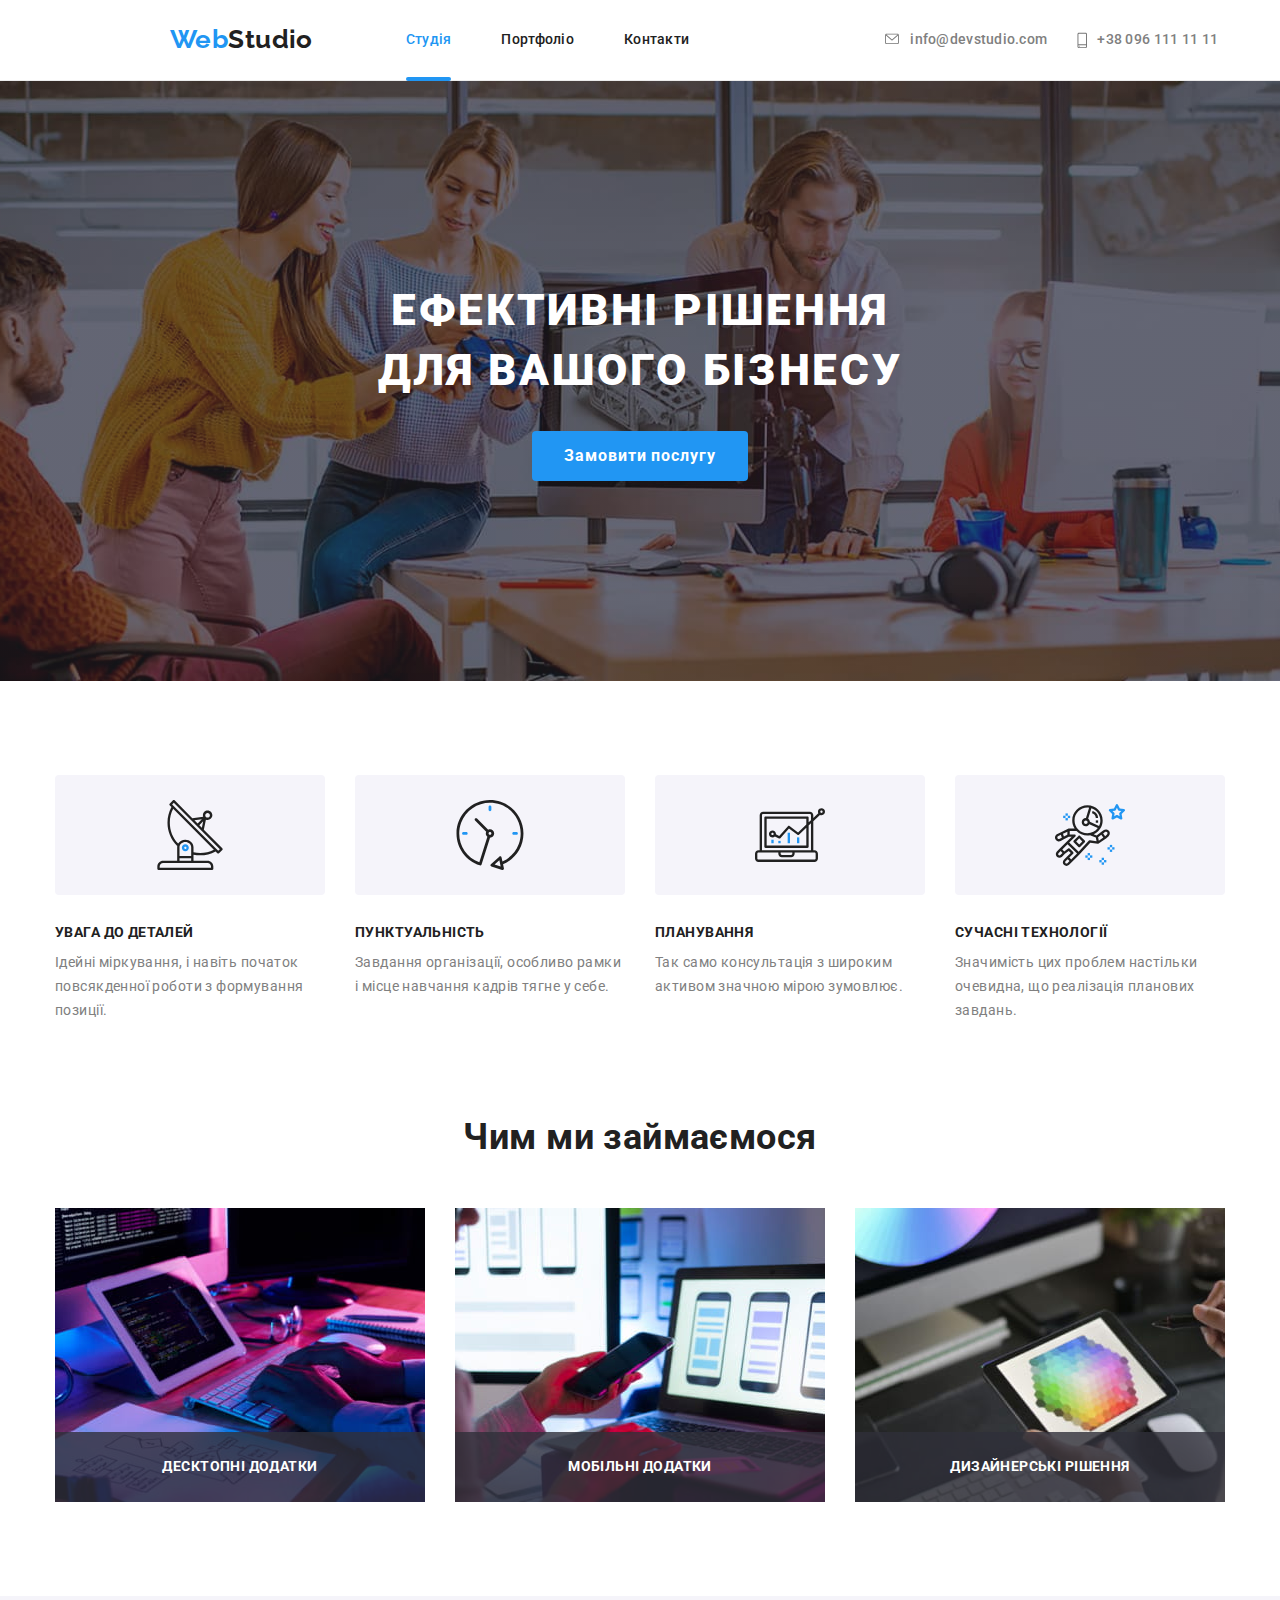
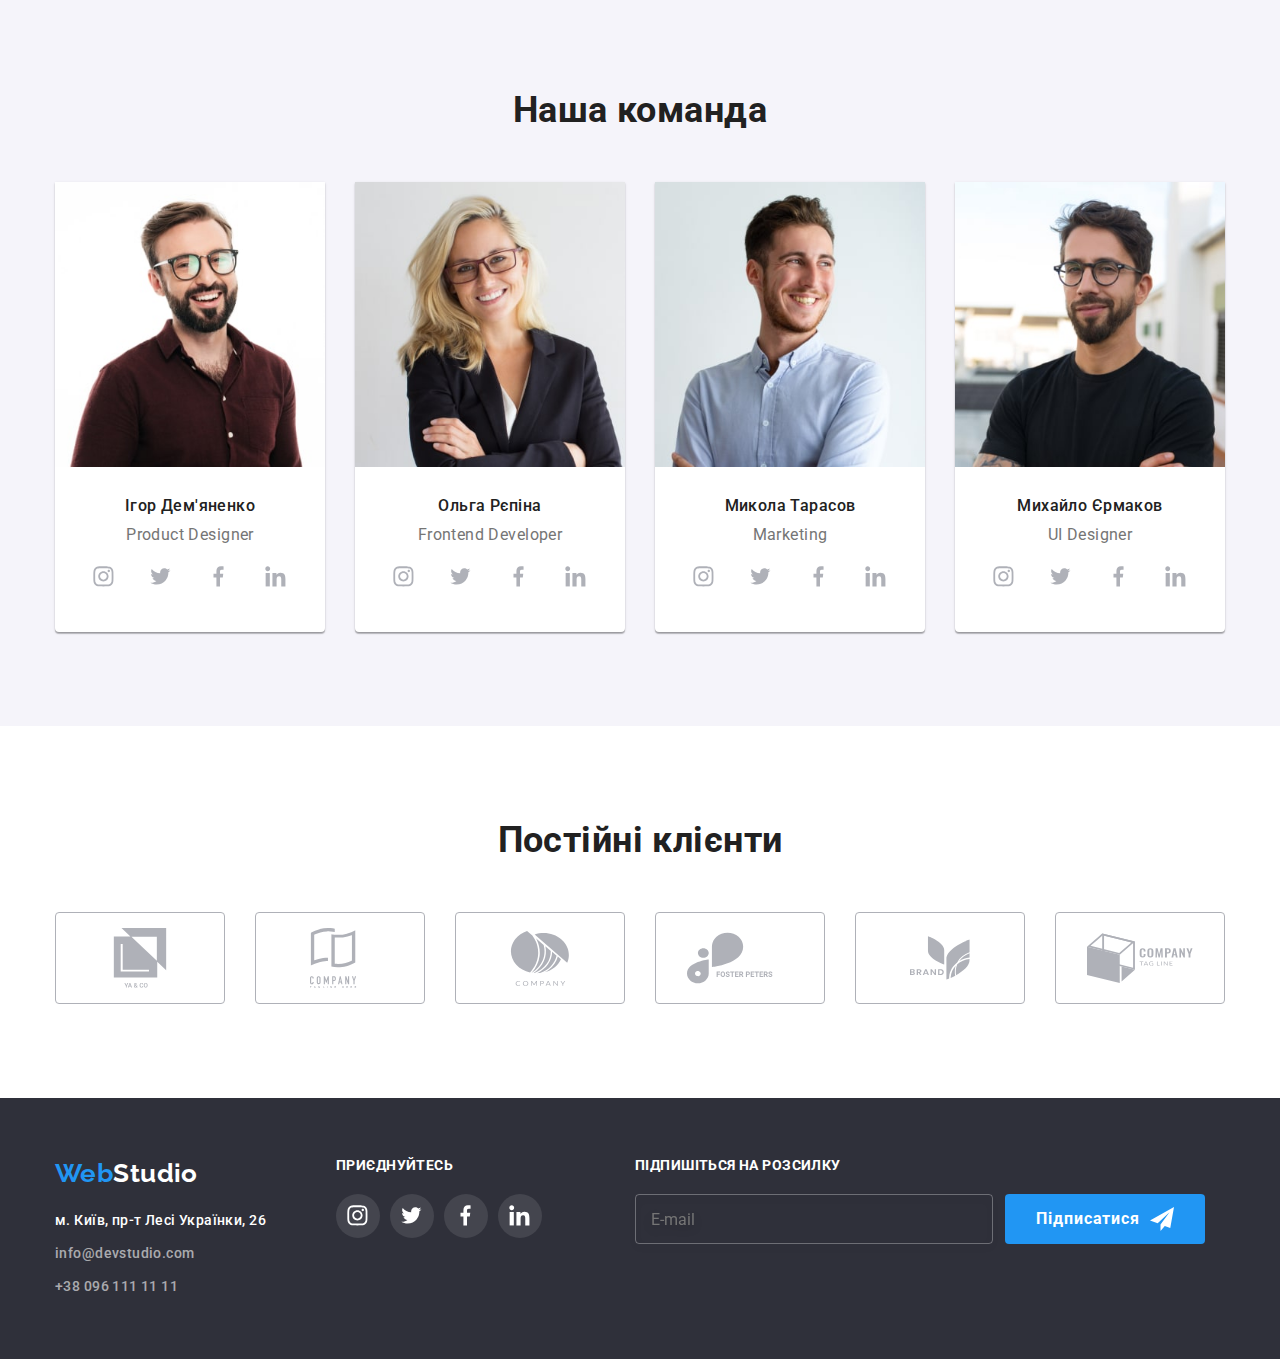
<file: index.html>
<!DOCTYPE html>
<html lang="uk">
  
  <!-- Head -->
    <head>
    <!-- Meta -->
      <meta charset="utf-8">
      <meta name="viewport" content="width=device-width, initial-scale=1.0">
      <meta http-equiv="X-UA-Compatible" content="IE=edge"> 
      <title>WebStudio</title>
      <link rel="preconnect" href="https://fonts.googleapis.com">
      <link rel="preconnect" href="https://fonts.gstatic.com" crossorigin>
      <link href="https://fonts.googleapis.com/css2?family=Raleway:wght@700&family=Roboto:wght@400;500;700;900&display=swap" rel="stylesheet">
    <!-- Custom styles -->
       <link rel="stylesheet" href="./css/main.min.css"> 
    </head>
    <body>
   <!-- Header -->   
      <header class="site-nav">
        <div class="site-nav__div container">
      <a href="./index.html" class="site-nav__logo"><span class="web">Web</span>Studio</a>
            <!-- mob-menu -->
            <button type="button" class="menu-button" aria-expanded="false" 
            aria-label="переключатель моб меню" aria-controls="menu-container" data-menu-button>
              <svg width="24px" height="16px">
                <use class="icon-menu" href="./images/icons.svg#mob-menu"></use>
                <use class="icon-cross" href="./images/icons.svg#cross"></use>
              </svg>
            </button>
            <div class="menu-container" id="menu-container" aria-expanded="false"  data-menu>
              <!-- Site nav -->
      <div>
      <nav>
      <ul class="site-nav__ul--nav">
        <li>
          <a href="./index.html" class="site-nav__current site-nav__page">Студія</a>
        </li>
        <li>
          <a href="./portfolio.html" class="site-nav__page">Портфоліо</a>
        </li>
        <li>
          <a href="#" class="site-nav__page">Контакти</a>
        </li>
      </ul>
    </nav>
  </div>
     <!-- Contacts -->
     <div>
      <ul class="site-nav__ul site-nav__ul--tab">
        <li>
          <a href="mailto:info@devstudio.com" class="site-nav__contacts">
            <svg width="16" height="12" class="site-nav__svg">
            <use href="./images/icons.svg#envelope"></use>
          </svg>info@devstudio.com</a>
        </li>
        <li>
          <a href="tel:+380961111111" class="site-nav__contacts site-nav__number">
            <svg width="10" height="16" class="site-nav__svg">
              <use href="./images/icons.svg#smartphone"></use>
          </svg>+38 096 111 11 11</a>
          </li>
      </ul>
      <ul class="site-nav__link">
        <li><a href="" class="site-nav__link--a">Instagram</a></li>
        <li><a href="" class="site-nav__link--a">Twitter</a></li>
        <li><a href="" class="site-nav__link--a">Facebook</a></li>
        <li><a href="" class="site-nav__link--a"id="linked-a">LinkedIn</a></li>
      </ul>
    </div>
  </div>
  </div>
      </header>
    <!-- Шапка -->
    <main>
      <!-- hat -->
    <section class="header">
      <div class="container">
    <h1 class="header__h">Ефективні рішення<br> для вашого бізнесу</h1>
    <button type="button" class="header-button-open" data-modal-open>Замовити послугу</button>
    <div class="backdrop is-hidden" data-modal>

      <!-- Modal window -->
    <div class="modal">
      <button type="button" class="header-button-close" data-modal-close>
        <svg width="11px" height="11px">
          <use href="./images/icons.svg#cross"></use>
        </svg>
      </button>
      <p class="modal__p">Залиште свої дані, ми вам передзвонимо</p>
      <!-- form-div -->
      <div>
      <form class="modal-form" autocomplete="on">
        <!-- Name -->
        <label class="modal-form__label">Ім'я</label>
        <div class="modal-form__div">
        <input name="name" type="text" class="modal-form__input">
          <svg width="12" height="12" class="modal-form__svg">
          <use href=".//images/icons.svg#name"></use>
        </svg>
      </div>
      <!-- Phone -->
      <label class="modal-form__label" for="phone">Телефон</label>
        <div class="modal-form__div">
          <input name="phone" type="text" id="phone" class="modal-form__input">
            <svg width="13" height="13" class="modal-form__svg">
            <use href=".//images/icons.svg#phone"></use>
          </svg>
        </div>
        <!-- Mail -->
        <label class="modal-form__label" for="mail">Пошта</label>
          <div class="modal-form__div">
            <input name="mail" type="text" id="mail" class="modal-form__input"> 
              <svg width="15" height="12" class="modal-form__svg">
                <use href=".//images/icons.svg#mail"></use>
              </svg>
          </div>
          <!-- Comment -->
          <label class="modal-form__label" for="comment">Коментар</label>
            <div class="modal-form__div">
              <textarea name="comment" id="comment" class="modal-form__comment" 
              rows="5" placeholder="Введіть текст"></textarea>
            </div>
      </form>
      <!-- Submit -->
      <div class="modal-submit">
        <label class="modal-submit__label">
      <input type="checkbox" class="modal-submit__input visually-hidden" name="checkbox">
        <span class="modal-submit__span"></span>
        <svg width="16px" height="15px" class="modal-submit__svg">
          <use href="./images/icons.svg#check"></use>
        </svg>
        Погоджуюся з розсилкою та приймаю 
        <a href="" class="modal-submit__license" target="_blank" > Умови договору</a>
        </label>
      </div>
      <button type="submit" name="modal-submit" class="modal-submit__submit">Відправити</button>
      </div>
    </div>
  </div>
  </div>
  </section>

    <!-- Special -->
    <section  class="section">
      <div class="container">
      <ul class="special">
        <li class="special__li">
          <div class="special__div">
          <svg width="70px" height="70px" class="special__svg">
            <use href="./images/icons.svg#satellite"></use>
          </svg>
        </div>
          <h3 class="special__h3">УВАГА ДО ДЕТАЛЕЙ</h3>
          <p class="special__p">Ідейні міркування, і навіть початок повсякденної роботи з формування позиції.</p>
        </li>
        <li class="special__li">
          <div class="special__div">
          <svg width="70px" height="70px" class="special__svg">
            <use href="./images/icons.svg#clock"></use>
          </svg>
        </div>
          <h3 class="special__h3">ПУНКТУАЛЬНІСТЬ</h3>
          <p class="special__p">Завдання організації, особливо рамки і місце навчання кадрів тягне у себе.</p>
        </li>
        <li class="special__li">
          <div class="special__div">
          <svg width="70px" height="70px" class="special__svg">
            <use href="./images/icons.svg#diagram"></use>
          </svg>
        </div>
          <h3 class="special__h3">ПЛАНУВАННЯ</h3>
          <p class="special__p">Так само консультація з широким активом значною мірою зумовлює.</p>
        </li>
        <li class="special__li">
          <div class="special__div">
          <svg width="70px" height="70px" class="special__svg">
            <use href="./images/icons.svg#astronaut"></use>
          </svg>
        </div>
          <h3 class="special__h3">СУЧАСНІ ТЕХНОЛОГІЇ</h3>
          <p class="special__p">Значимість цих проблем настільки очевидна, що реалізація планових завдань.</p>
        </li>
      </ul>
    </div>
    </section>
<!-- Tasks -->
<section class="section tasks">
  <div class="container">
<h2 class="tasks__title">Чим ми займаємося</h2>
<ul class="tasks__ul">
  <li class="tasks__li">
    <img srcset="images/img_1.jpg 1x, images/img_1@2x.jpg 2x" src="images/img_1.jpg" 
    alt="coding on ipad" width="370" height="294">
    <p class="tasks__p">Десктопні додатки</p>
  </li>
  <li class="tasks__li">
    <img srcset="images/img_2.jpg 1x, images/img_2@2x.jpg" src="images/img_2.jpg" 
    alt="coding on mac" width="370" height="294">
    <p class="tasks__p">Мобільні додатки</p>
  </li>
  <li class="tasks__li">
    <img srcset="images/img_3.jpg 1x, images/img_3@2x.jpg 2x " src="images/img_3.jpg" 
    alt="tablet gamma" width="370" height="294">
    <p class="tasks__p">Дизайнерські рішення</p>
  </li>
</ul>
</div>
</section>
<!-- Command -->
<section class="command section">
  <div class="container">
  <h2 class="command__title">Наша команда</h2>
  <ul class="command__ul">
      <li class="command__li">
      <img srcset="
      ./images/img_4.jpg 270w,
      ./images/img_4m.jpg 450w,
      ./images/img_4t.jpg 354w"
       sizes="(max-width: 767px) 450px,
              (min-width: 768px) 354px, 
              (min-width: 1200px) 270px, 100vw" 
              src="images/img_4.jpg" alt="Ігор Дем'яненко">
      <div class="command__div">
      <h3 class="command__h3">Ігор Дем'яненко</h3>
    <p class="command__p">Product Designer</p>
    <ul class="command-icons">
      <li class="command-icons__li">
    <a href="#instagram" class="command__a">
      <svg width="44px" height="44px">
        <use class href="./images/icons.svg#instagram"></use>
      </svg>
    </a>
  </li>
  <li class="command-icons__li">
    <a href="#twitter" class="command__a">
      <svg width="44px" height="44px">
        <use href="./images/icons.svg#twitter"></use>
      </svg>
    </a>
    </li>
    <li class="command-icons__li">
    <a href="#facebook" class="command__a">
      <svg width="44px" height="44px">
        <use href="./images/icons.svg#facebook"></use>
      </svg>
    </a>
  </li>
  <li class="command-icons__li">
    <a href="#linkedin" class="command__a">
      <svg width="44px" height="44px">
        <use href="./images/icons.svg#linkedin"></use>
      </svg>
    </a>
  </li>
  </ul>
    </div>
  </li>
      <li class="command__li">
      <img srcset="
      ./images/img_5.jpg 270w,
      ./images/img_5m.jpg 450w,
      ./images/img_5t.jpg 354w"
       sizes="(max-width: 767px) 450px,
              (min-width: 768px) 354px, 
              (min-width: 1200px) 270px, 100vw" 
      src="images/img_5.jpg" alt="Ольга Рєпіна">
      <div class="command__div">
      <h3 class="command__h3">Ольга Рєпіна</h3>
      <p class="command__p">Frontend Developer</p>
      <ul class="command-icons">
        <li class="command-icons__li">
      <a href="#instagram" class="command__a">
        <svg width="44px" height="44px">
          <use href="./images/icons.svg#instagram"></use>
        </svg>
      </a>
    </li>
    <li class="command-icons__li">
      <a href="#twitter" class="command__a">
        <svg width="44px" height="44px">
          <use href="./images/icons.svg#twitter"></use>
        </svg>
      </a>
      </li>
      <li class="command-icons__li">
      <a href="#facebook" class="command__a">
        <svg width="44px" height="44px">
          <use href="./images/icons.svg#facebook"></use>
        </svg>
      </a>
    </li>
    <li class="command-icons__li">
      <a href="#linkedin" class="command__a">
        <svg width="44px" height="44px">
          <use href="./images/icons.svg#linkedin"></use>
        </svg>
      </a>
    </li>
    </ul>
      </div>
      </li>
    <li class="command__li">
      <img srcset="
      ./images/img_6.jpg 270w,
      ./images/img_6m.jpg 450w,
      ./images/img_6t.jpg 354w"
       sizes="(max-width: 767px) 450px,
              (min-width: 768px) 354px, 
              (min-width: 1200px) 270px, 100vw" 
      src="images/img_6.jpg" alt="Микола Тарасов">
      <div class="command__div">
      <h3 class="command__h3">Микола Тарасов</h3>
      <p class="command__p">Marketing</p>
      <ul class="command-icons">
        <li class="command-icons__li">
      <a href="#instagram" class="command__a">
        <svg width="44px" height="44px">
          <use href="./images/icons.svg#instagram"></use>
        </svg>
      </a>
    </li>
    <li class="command-icons__li">
      <a href="#twitter" class="command__a">
        <svg width="44px" height="44px">
          <use href="./images/icons.svg#twitter"></use>
        </svg>
      </a>
      </li>
      <li class="command-icons__li">
      <a href="#facebook" class="command__a">
        <svg width="44px" height="44px">
          <use href="./images/icons.svg#facebook"></use>
        </svg>
      </a>
    </li>
    <li class="command-icons__li">
      <a href="#linkedin" class="command__a">
        <svg width="44px" height="44px">
          <use href="./images/icons.svg#linkedin"></use>
        </svg>
      </a>
    </li>
    </ul>
      </div>
      </li>
    <li class="command__li">
        <img srcset="
        ./images/img_7.jpg 270w,
        ./images/img_7m.jpg 450w,
        ./images/img_7t.jpg 354w"
         sizes="(max-width: 767px) 450px,
                (min-width: 768px) 354px, 
                (min-width: 1200px) 270px, 100vw" 
        src="images/img_7.jpg" alt="Михайло Єрмаков">
        <div class="command__div">
        <h3 class="command__h3">Михайло Єрмаков</h3>
      <p class="command__p">UI Designer</p>
      <ul class="command-icons">
        <li class="command-icons__li">
      <a href="#instagram" class="command__a">
        <svg width="44px" height="44px">
          <use href="./images/icons.svg#instagram"></use>
        </svg>
      </a>
    </li>
    <li class="command-icons__li">
      <a href="#twitter" class="command__a">
        <svg width="44px" height="44px">
          <use href="./images/icons.svg#twitter"></use>
        </svg>
      </a>
      </li>
      <li class="command-icons__li">
      <a href="#facebook" class="command__a">
        <svg width="44px" height="44px">
          <use href="./images/icons.svg#facebook"></use>
        </svg>
      </a>
    </li>
    <li class="command-icons__li">
      <a href="#linkedin" class="command__a">
        <svg width="44px" height="44px">
          <use href="./images/icons.svg#linkedin"></use>
        </svg>
      </a>
    </li>
    </ul>
      </div>
      </li>
  </ul>
</div>
  </section>
  <!--Постійні клієнти (Clients)-->
  <section class="section clients">
  <div class="container">
<h2 class="clients__h2">Постійні клієнти</h2>
<ul class="clients__ul">
  <li class="clients__li">
    <a href="" class="clients__a">
    <svg width="106px" height="60px">
    <use href="./images/icons.svg#yaco"></use>
  </svg>
  </a>
</li>
  <li class="clients__li">
    <a href="" class="clients__a">
    <svg width="106px" height="60px">
    <use href="./images/icons.svg#company"></use>
  </svg>
  </a>
</li>
  <li class="clients__li">
    <a href="" class="clients__a">
    <svg width="106px" height="60px">
    <use href="./images/icons.svg#company-1"></use>
  </svg>
  </a>
</li>
  <li class="clients__li">
    <a href="" class="clients__a">
    <svg width="106px" height="60px">
    <use href="./images/icons.svg#foster"></use>
  </svg>
  </a>
</li>
  <li class="clients__li">
    <a href="" class="clients__a">
    <svg width="106px" height="60px">
    <use href="./images/icons.svg#brand"></use>
  </svg>
  </a>
</li>
  <li class="clients__li">
    <a href="" class="clients__a">
    <svg width="106px" height="60px">
    <use href="./images/icons.svg#company-2"></use>
  </svg>
  </a>
</li>
</ul>
</div>
  </section>
  <!--Постійні клієнти (Clients) end-->
</main>
  <!--Bottom-->
  <!--Footer-->
  <footer class="footer">
    <div class="container">
    <div>
<!--Logo-->
<a href="./index.html" class="footer__logo"><span class="web">Web</span>Studio</a>
<!--Address-->
<address class="footer__address">
<ul>
  <li class="footer__address--li">
    <a href="https://goo.gl/maps/CPtrU1FHBa2aNyZL9" target="_blank" 
    rel="noopener noreferrer" class="footer__address--a addpos1">
    м. Київ, пр-т Лесі Українки, 26</a>
  </li>
  <li class="footer__address--li">
    <a href="mailto:info@devstudio.com" class="footer__address--a addpos2">info@devstudio.com</a>
  </li>
  <li class="footer__address--li">
    <a href="tel:+380961111111" class="footer__address--a addpos2">+38 096 111 11 11</a>
  </li>
</ul>
</address>
</div>
<!--Приєднуйтесь (connect)-->
<div class="connect__div">
  <h2 class="connect__h2">Приєднуйтесь</h2>
  <ul class="connect-icons">
    <li class="connect-icons__li">
  <a href="#instagram" class="connect__a">
    <svg width="44px" height="44px">
      <use href="./images/icons.svg#instagram"></use>
    </svg>
  </a>
</li>
<li class="connect-icons__li">
  <a href="#twitter" class="connect__a">
    <svg width="44px" height="44px">
      <use href="./images/icons.svg#twitter"></use>
    </svg>
  </a>
  </li>
  <li class="connect-icons__li">
  <a href="#facebook" class="connect__a">
    <svg width="44px" height="44px">
      <use href="./images/icons.svg#facebook"></use>
    </svg>
  </a>
</li>
<li class="connect-icons__li">
  <a href="#linkedin" class="connect__a">
    <svg width="44px" height="44px">
      <use href="./images/icons.svg#linkedin"></use>
    </svg>
  </a>
</li>
</ul>
</div>
<!--Subscribe-->
<div class="subscribe">
  <form name="subscribe">
    <label for="email" class="connect__p">Підпишіться на розсилку</label>
    <div class="subscribe__form">
    <input type="email" name="email" id="email" class="subscribe__email" placeholder="E-mail" />
  </form>
    <button type="submit" class="subscribe__button">Підписатися
      <svg width="24px" height="24px" class="subscribe__svg">
        <use href="./images/icons.svg#send"></use>
      </svg>
    </button>
  </div>
</div>
<!--Subscribe end-->
</div>
</footer>
<script src="./js/modal.js"></script>
<script src="./js/mobile-menu.js"></script>
</body>
</html>
</file>
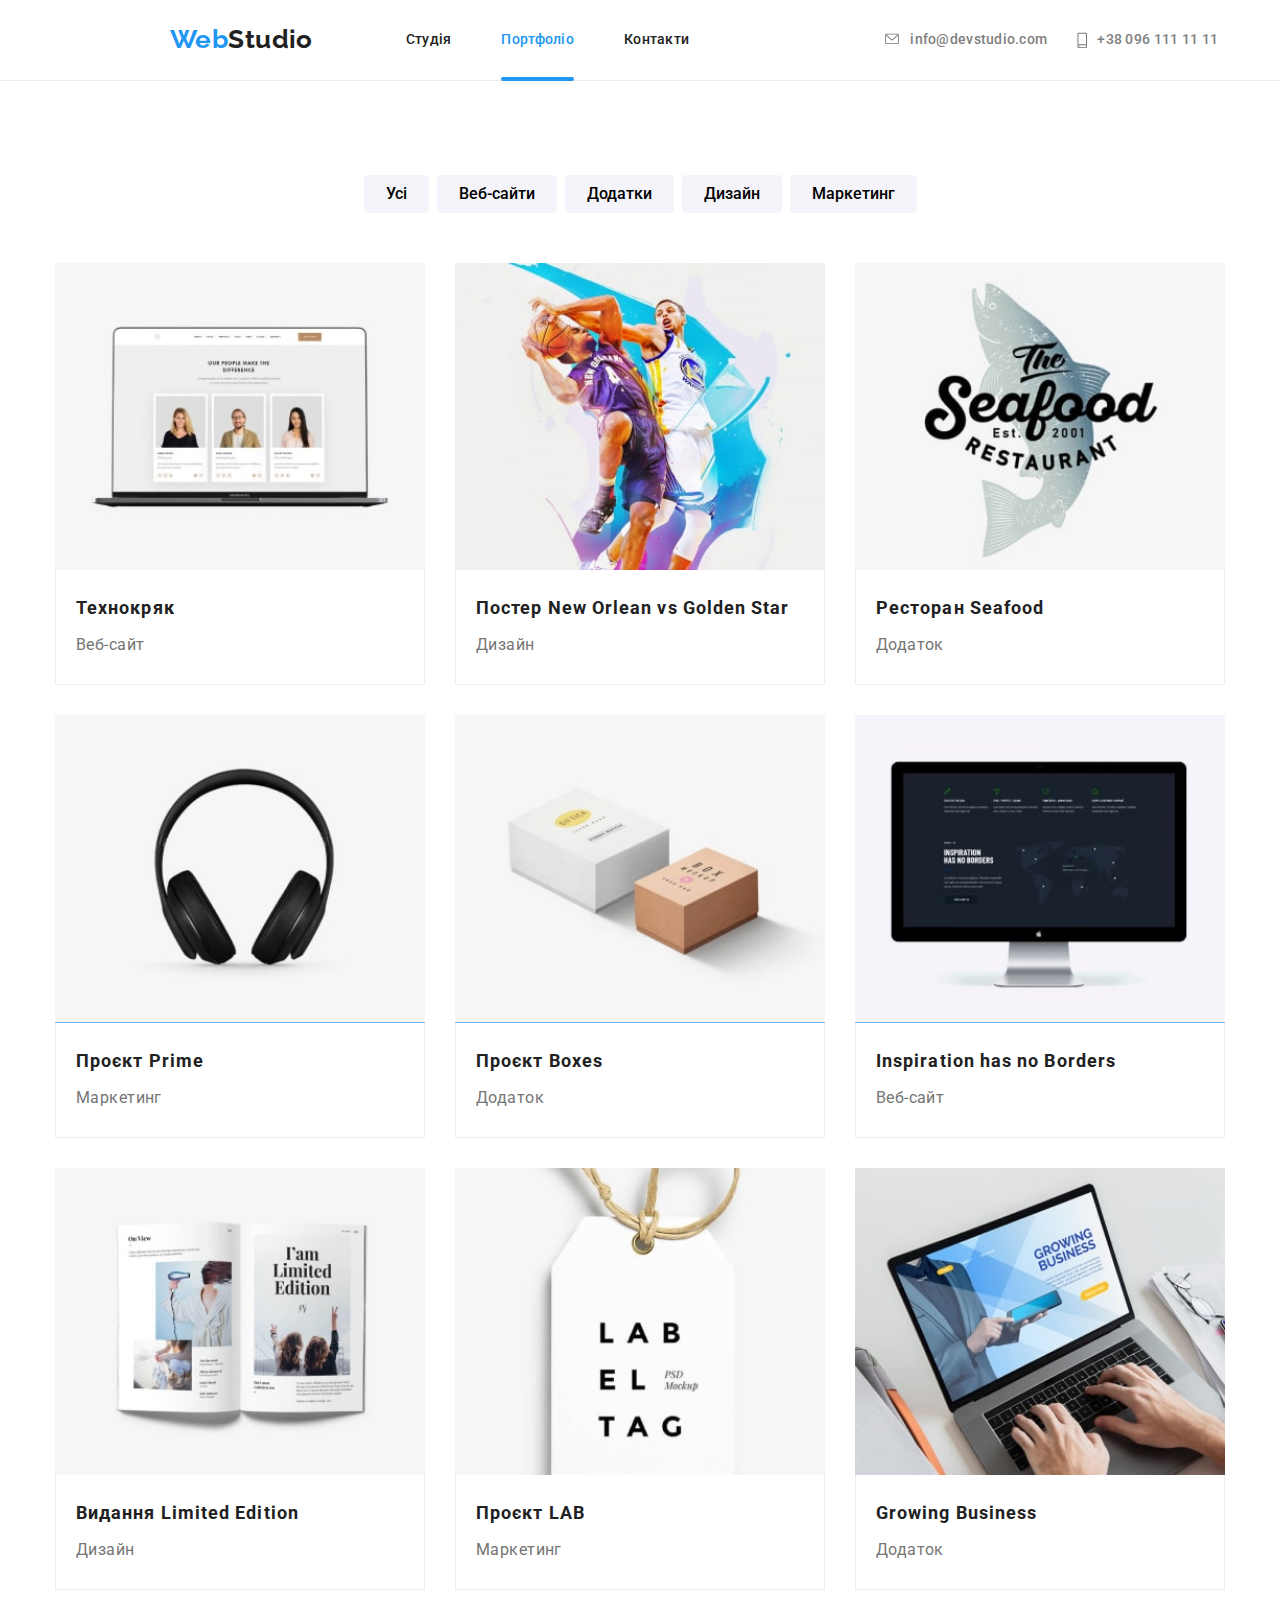
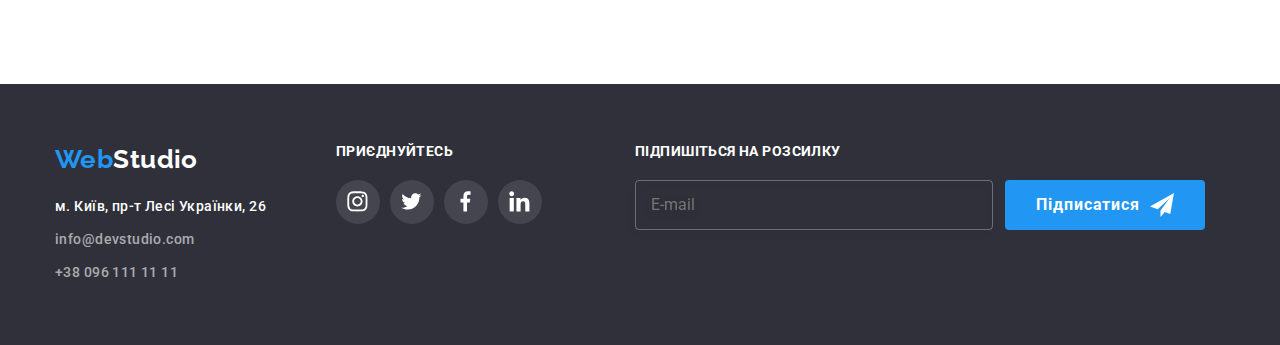
<file: portfolio.html>
<!DOCTYPE html>
<html lang="uk">
  
  <!-- Head -->
    <head>
    <!-- Meta -->
      <meta charset="utf-8">
      <meta name="viewport" content="width=device-width, initial-scale=1.0">
      <meta http-equiv="X-UA-Compatible" content="IE=edge"> 
      <title>WebStudio</title>
      <link rel="preconnect" href="https://fonts.googleapis.com">
      <link rel="preconnect" href="https://fonts.gstatic.com" crossorigin>
      <link href="https://fonts.googleapis.com/css2?family=Raleway:wght@700&family=Roboto:wght@400;500;700;900&display=swap" rel="stylesheet">
    <!-- Custom styles -->
    <link rel="stylesheet" href="./css/main.min.css">
    </head>
    <body>
            <header class="site-nav">
        <div class="site-nav__div container">
      <a href="./index.html" class="site-nav__logo"><span class="web">Web</span>Studio</a>
            <!-- mob-menu -->
            <button type="button" class="menu-button"  aria-label="переключатель моб меню" data-menu-button>
              <svg width="24px" height="16px">
                <use class="icon-menu" href="./images/icons.svg#mob-menu"></use>
                <use class="icon-cross" href="./images/icons.svg#cross"></use>
              </svg>
            </button>
            <div class="menu-container" id="menu-container" data-menu>
              <!-- Site nav -->
      <div>
      <nav>
      <ul class="site-nav__ul--nav">
        <li>
          <a href="./index.html" class="site-nav__page">Студія</a>
        </li>
        <li>
          <a href="./portfolio.html" class="site-nav__current site-nav__page">Портфоліо</a>
        </li>
        <li>
          <a href="#" class="site-nav__page">Контакти</a>
        </li>
      </ul>
    </nav>
  </div>
     <!-- Contacts -->
     <div>
      <ul class="site-nav__ul site-nav__ul--tab">
        <li>
          <a href="mailto:info@devstudio.com" class="site-nav__contacts">
            <svg width="16" height="12" class="site-nav__svg">
            <use href="./images/icons.svg#envelope"></use>
          </svg>info@devstudio.com</a>
        </li>
        <li>
          <a href="tel:+380961111111" class="site-nav__contacts site-nav__number">
            <svg width="10" height="16" class="site-nav__svg">
              <use href="./images/icons.svg#smartphone"></use>
          </svg>+38 096 111 11 11</a>
          </li>
      </ul>
      <ul class="site-nav__link">
        <li><a href="" class="site-nav__link--a">Instagram</a></li>
        <li><a href="" class="site-nav__link--a">Twitter</a></li>
        <li><a href="" class="site-nav__link--a">Facebook</a></li>
        <li><a href="" class="site-nav__link--a"id="linked-a">LinkedIn</a></li>
      </ul>
    </div>
  </div>
  </div>
      </header>
      <!-- Main -->
    <main>
      <section class="section section__mob">
        <div class="container">
        <h1 class="visually-hidden">Portfolio</h1>
      <!-- Кнопки -->
    <ul class="button-ul">
        <li class="button-li">
          <button type="button" class="button-list">Усі</button>
        </li>
        <li class="button-li">
          <button type="button" class="button-list">Веб-сайти</button>
        </li>
        <li class="button-li">
          <button type="button" class="button-list">Додатки</button>
        </li>
        <li class="button-li">
          <button type="button" class="button-list">Дизайн</button>
        </li>
        <li class="button-li">
          <button type="button" class="button-list">Маркетинг</button>
        </li>
    </ul>
    <!-- Posters -->
      <ul class="posters">
        <li class="posters-li">
          <a href="" class="posters-a">
            <div class="box">
              <!-- Picture -->
              <picture>
      <!-- <source srcset="./images/img_8m.jpg 450w, 
                      ./images/img_8m@2x.jpg 900w"
                media="(max-width: 767px)"
                sizes="(max-width: 767px) 450px, 100vw">
      <source srcset="./images/img_8t.jpg 354w, 
                      ./images/img_8t@2x.jpg 708w" 
                media="(min-width: 768px)" 
                sizes="(min-width: 768px) 354px, 100vw">
      <source srcset="./images/img_8.jpg 370w, 
                      ./images/img_8@2x.jpg 740w" 
                media="(min-width: 1200px)" 
                sizes="(min-width: 1200px) 370px, 100vw">
      <img src="./images/img_8.jpg" alt="Технокряк"> -->


            <!-- <img srcset="
            ./images/img_8.jpg 370w,
            ./images/img_8@2x.jpg 740w,
            ./images/img_8m.jpg 450w,
            ./images/img_8m@2x.jpg 900w,
            ./images/img_8t.jpg 354w,
            ./images/img_8t@2x.jpg 708w"
             src="./images/img_8.jpg" alt="Технокряк" 
             sizes="(max-width: 767px) 450px,
                    (min-width: 768px) 354px, 
                    (min-width: 1200px) 370px, 100vw"> -->

                    <img srcset="
            ./images/img_8.jpg 370w,
            ./images/img_8m.jpg 450w,
            ./images/img_8t.jpg 354w"
             sizes="(max-width: 767px) 450px,
                    (min-width: 768px) 354px, 
                    (min-width: 1200px) 370px, 100vw"
            src="./images/img_8.jpg" alt="Технокряк" >

                  </picture>
            <div class="overlay">
              <p class="overlay-p">
              Ресурс пропонує комплексні пропозиції з різним рівнем функціоналу та сервісів. 
              Все це дозволить відвідувачу отримати вичерпні відомості про компанію чи приватну особу.
              </p>
            </div>
          </div>
      <div class="posters-div">
            <h2 class="posters-h2">Технокряк</h2>
            <p class="posters-p">Веб-сайт</p>
      </div>
    </a>
    </li>
        <li class="posters-li">
          <a href="" class="posters-a">
            <div class="box">
              <picture>
                <img srcset="
                ./images/img_9.jpg 370w,
                ./images/img_9m.jpg 450w,
                ./images/img_9t.jpg 354w"
                 sizes="(max-width: 767px) 450px,
                        (min-width: 768px) 354px, 
                        (min-width: 1200px) 370px, 100vw"
            src="./images/img_9.jpg" alt="Постер New Orlean vs Golden Star">
          </picture>
            <div class="overlay">
              <p class="overlay-p">
              Ресурс пропонує комплексні пропозиції з різним рівнем функціоналу та сервісів. 
              Все це дозволить відвідувачу отримати вичерпні відомості про компанію чи приватну особу.
              </p>
            </div>
          </div>
            <div class="posters-div">
      <h2 class="posters-h2">Постер New Orlean vs Golden Star</h2>
      <p class="posters-p">Дизайн</p>
      </div>
    </a>
    </li>
        <li class="posters-li">
          <a href="" class="posters-a">
            <div class="box">
              <picture>
                <img srcset="
                ./images/img_10.jpg 370w,
                ./images/img_10m.jpg 450w,
                ./images/img_10t.jpg 354w"
                 sizes="(max-width: 767px) 450px,
                        (min-width: 768px) 354px, 
                        (min-width: 1200px) 370px, 100vw"
            src="./images/img_10.jpg" alt="Ресторан Seafood">
          </picture>
            <div class="overlay">
              <p class="overlay-p">
              Ресурс пропонує комплексні пропозиції з різним рівнем функціоналу та сервісів. 
              Все це дозволить відвідувачу отримати вичерпні відомості про компанію чи приватну особу.
              </p>
            </div>
          </div>
            <div class="posters-div">
            <h2 class="posters-h2">Ресторан Seafood</h2>
      <p class="posters-p">Додаток</p>
    </div>
  </a>
    </li>
        <li class="posters-li">
          <a href="" class="posters-a">
            <div class="box">
              <picture>
                <img srcset="
                ./images/img_11.jpg 370w,
                ./images/img_11m.jpg 450w,
                ./images/img_11t.jpg 354w"
                 sizes="(max-width: 767px) 450px,
                        (min-width: 768px) 354px, 
                        (min-width: 1200px) 370px, 100vw"
            src="./images/img_11.jpg" alt="Проєкт Prime">
          </picture>
            <div class="overlay">
              <p class="overlay-p">
              Ресурс пропонує комплексні пропозиції з різним рівнем функціоналу та сервісів. 
              Все це дозволить відвідувачу отримати вичерпні відомості про компанію чи приватну особу.
              </p>
            </div>
          </div>
            <div class="posters-div">
            <h2 class="posters-h2">Проєкт Prime</h2>
      <p class="posters-p">Маркетинг</p>
    </div>
  </a>
    </li>
        <li class="posters-li">
          <a href="" class="posters-a">
            <div class="box">
              <picture>
                <img srcset="
                ./images/img_12.jpg 370w,
                ./images/img_12m.jpg 450w,
                ./images/img_12t.jpg 354w"
                 sizes="(max-width: 767px) 450px,
                        (min-width: 768px) 354px, 
                        (min-width: 1200px) 370px, 100vw"
            src="./images/img_12.jpg" alt="Проєкт Boxes">
          </picture>
            <div class="overlay">
              <p class="overlay-p">
              Ресурс пропонує комплексні пропозиції з різним рівнем функціоналу та сервісів. 
              Все це дозволить відвідувачу отримати вичерпні відомості про компанію чи приватну особу.
              </p>
            </div>
          </div>
            <div class="posters-div">
              <h2 class="posters-h2">Проєкт Boxes</h2>
      <p class="posters-p">Додаток</p>
    </div>
  </a>
    </li>
    <!-- Inspiration has no Borders -->
        <li class="posters-li">
          <a href="" class="posters-a">
            <div class="box">
              <picture>
                <img srcset="
                ./images/img_13.jpg 370w,
                ./images/img_13m.jpg 450w,
                ./images/img_13t.jpg 354w"
                 sizes="(max-width: 767px) 450px,
                        (min-width: 768px) 354px, 
                        (min-width: 1200px) 370px, 100vw"
             src="./images/img_13.jpg" alt="Inspiration has no Borders">
            </picture>
            <div class="overlay">
              <p class="overlay-p">
              Ресурс пропонує комплексні пропозиції з різним рівнем функціоналу та сервісів. 
              Все це дозволить відвідувачу отримати вичерпні відомості про компанію чи приватну особу.
              </p>
            </div>
          </div>
            <div class="posters-div">
            <h2 class="posters-h2">Inspiration has no Borders</h2>
      <p class="posters-p">Веб-сайт</p>
    </div>
  </a>
    </li>
    <!-- Видання Limited Edition -->
        <li class="posters-li">
          <a href="" class="posters-a">
            <div class="box">
              <picture>
                <img srcset="
                ./images/img_14.jpg 370w,
                ./images/img_14m.jpg 450w,
                ./images/img_14t.jpg 354w"
                 sizes="(max-width: 767px) 450px,
                        (min-width: 768px) 354px, 
                        (min-width: 1200px) 370px, 100vw"
            src="./images/img_14.jpg" alt="Видання Limited Edition">
          </picture>
            <div class="overlay">
              <p class="overlay-p">
              Ресурс пропонує комплексні пропозиції з різним рівнем функціоналу та сервісів. 
              Все це дозволить відвідувачу отримати вичерпні відомості про компанію чи приватну особу.
              </p>
            </div>
          </div>
            <div class="posters-div">
            <h2 class="posters-h2">Видання Limited Edition</h2>
      <p class="posters-p">Дизайн</p>
    </div>
  </a>
    </li>
    <!-- Проєкт LAB -->
        <li class="posters-li">
          <a href="" class="posters-a">
            <div class="box">
              <picture>
                <img srcset="
                ./images/img_15.jpg 370w,
                ./images/img_15m.jpg 450w,
                ./images/img_15t.jpg 354w"
                 sizes="(max-width: 767px) 450px,
                        (min-width: 768px) 354px, 
                        (min-width: 1200px) 370px, 100vw"
            src="./images/img_15.jpg" alt="Проєкт LAB">
          </picture>
            <div class="overlay">
              <p class="overlay-p">
              Ресурс пропонує комплексні пропозиції з різним рівнем функціоналу та сервісів. 
              Все це дозволить відвідувачу отримати вичерпні відомості про компанію чи приватну особу.
              </p>
            </div>
          </div>
            <div class="posters-div">
            <h2 class="posters-h2">Проєкт LAB</h2>
      <p class="posters-p">Маркетинг</p>
    </div>
  </a>
    </li>
    <!-- Growing Business -->
        <li class="posters-li">
          <a href="" class="posters-a">
            <div class="box">
              <picture>
                <img srcset="
                ./images/img_16.jpg 370w,
                ./images/img_16m.jpg 450w,
                ./images/img_16t.jpg 354w"
                 sizes="(max-width: 767px) 450px,
                        (min-width: 768px) 354px, 
                        (min-width: 1200px) 370px, 100vw"
            src="./images/img_16.jpg" alt="Growing Business">
          </picture>
            <div class="overlay">
              <p class="overlay-p">
              Ресурс пропонує комплексні пропозиції з різним рівнем функціоналу та сервісів. 
              Все це дозволить відвідувачу отримати вичерпні відомості про компанію чи приватну особу.
              </p>
            </div>
          </div>
            <div class="posters-div">
            <h2 class="posters-h2">Growing Business</h2>
      <p class="posters-p">Додаток</p>
    </div>
  </a>
    </li>
      </ul>
    </div>
    </section>
    <!-- Posters end -->
</main>
    <!--Bottom-->
    <footer class="footer">
      <div class="container">
      <div>
  <!--Logo-->
  <a href="./index.html" class="footer__logo"><span class="web">Web</span>Studio</a>
  <!--Address-->
  <address class="footer__address">
  <ul>
    <li class="footer__address--li">
      <a href="https://goo.gl/maps/CPtrU1FHBa2aNyZL9" target="_blank" rel="noopener noreferrer" class="footer__address--a addpos1">м. Київ, пр-т Лесі Українки, 26</a>
    </li>
    <li class="footer__address--li">
      <a href="mailto:info@devstudio.com" class="footer__address--a addpos2">info@devstudio.com</a>
    </li>
    <li class="footer__address--li">
      <a href="tel:+380961111111" class="footer__address--a addpos2">+38 096 111 11 11</a>
    </li>
  </ul>
  </address>
  </div>
  <!--Приєднуйтесь (connect)-->
  <div>
    <h2 class="connect__h2">Приєднуйтесь</h2>
    <ul class="connect-icons">
      <li class="connect-icons__li">
    <a href="#instagram" class="connect__a">
      <svg width="44px" height="44px">
        <use href="./images/icons.svg#instagram"></use>
      </svg>
    </a>
  </li>
  <li class="connect-icons__li">
    <a href="#twitter" class="connect__a">
      <svg width="44px" height="44px">
        <use href="./images/icons.svg#twitter"></use>
      </svg>
    </a>
    </li>
    <li class="connect-icons__li">
    <a href="#facebook" class="connect__a">
      <svg width="44px" height="44px">
        <use href="./images/icons.svg#facebook"></use>
      </svg>
    </a>
  </li>
  <li class="connect-icons__li">
    <a href="#linkedin" class="connect__a">
      <svg width="44px" height="44px">
        <use href="./images/icons.svg#linkedin"></use>
      </svg>
    </a>
  </li>
  </ul>
  </div>
  <!--Subscribe-->
  <div class="subscribe">
    <form name="subscribe">
      <label for="email" class="connect__p">Підпишіться на розсилку</label>
      <div class="subscribe__form">
      <input type="email" name="email" id="email" class="subscribe__email" placeholder="E-mail" />
    </form>
      <button type="submit" class="subscribe__button">Підписатися
        <svg width="24px" height="24px" class="subscribe__svg">
          <use href="./images/icons.svg#send"></use>
        </svg>
      </button>
    </div>
  </div>
  <!--Subscribe end-->
  </div>
  </footer>
  <script src="./js/mobile-menu.js"></script>
</body>
</html>
</file>
<file: css/main.min.css>
/*! modern-normalize v1.1.0 | MIT License | https://github.com/sindresorhus/modern-normalize */*,::before,::after{-webkit-box-sizing:border-box;box-sizing:border-box}html{line-height:1.15;-webkit-text-size-adjust:100%;-moz-tab-size:4;-o-tab-size:4;tab-size:4}body{margin:0;font-family:system-ui,-apple-system,"Segoe UI",Roboto,Helvetica,Arial,sans-serif,"Apple Color Emoji","Segoe UI Emoji"}hr{height:0;color:inherit}abbr[title]{-webkit-text-decoration:underline dotted;text-decoration:underline dotted}b,strong{font-weight:bolder}code,kbd,samp,pre{font-family:ui-monospace,SFMono-Regular,Consolas,"Liberation Mono",Menlo,monospace;font-size:1em}small{font-size:80%}sub,sup{font-size:75%;line-height:0;position:relative;vertical-align:baseline}sub{bottom:-0.25em}sup{top:-0.5em}table{text-indent:0;border-color:inherit}button,input,optgroup,select,textarea{font-family:inherit;font-size:100%;line-height:1.15;margin:0}button,select{text-transform:none}button,[type=button],[type=reset],[type=submit]{-webkit-appearance:button}::-moz-focus-inner{border-style:none;padding:0}:-moz-focusring{outline:1px dotted ButtonText}:-moz-ui-invalid{box-shadow:none}legend{padding:0}progress{vertical-align:baseline}::-webkit-inner-spin-button,::-webkit-outer-spin-button{height:auto}[type=search]{-webkit-appearance:textfield;outline-offset:-2px}::-webkit-search-decoration{-webkit-appearance:none}::-webkit-file-upload-button{-webkit-appearance:button;font:inherit}summary{display:list-item}.container{padding-left:15px;padding-right:15px;margin-left:auto;margin-right:auto}@media screen and (min-width: 480px)and (max-width: 767px){.container{width:480px;overflow:hidden}}@media screen and (min-width: 768px)and (max-width: 1199px){.container{width:768px;overflow:hidden}}@media screen and (min-width: 1200px){.container{width:1200px}}.icon{display:inline-block;width:1em;height:1em;stroke-width:0;stroke:currentColor;fill:currentColor}body{font-family:"Roboto",sans-serif;color:#212121;font-weight:400;font-size:14px;line-height:1.17;letter-spacing:.03em;background:#fff}ul{list-style:none;margin:0;padding:0}a{text-decoration:none}img{display:block;max-width:100%;height:auto}@media screen and (min-width: 1200px){img{width:100%}}.section{padding-top:94px;padding-bottom:94px}@media screen and (max-width: 767px){.section{padding-top:60px;padding-bottom:60px}}.visually-hidden{position:absolute;white-space:nowrap;width:1px;height:1px;overflow:hidden;border:0;padding:0;clip:rect(0 0 0 0);-webkit-clip-path:inset(50%);clip-path:inset(50%);margin:-1px}.menu-button{display:-webkit-inline-box;display:-ms-inline-flexbox;display:inline-flex;margin:0;padding:0;border:none;background-color:rgba(0,0,0,0);-webkit-transition-property:fill;transition-property:fill;-webkit-transition-duration:250ms;transition-duration:250ms;-webkit-transition-timing-function:cubic-bezier(0.4, 0, 0.2, 1);transition-timing-function:cubic-bezier(0.4, 0, 0.2, 1);z-index:200}.menu-button:hover,.menu-button:focus{fill:#2196f3}@media screen and (min-width: 768px){.menu-button{display:none}}.menu-button .icon-cross{display:none}.menu-button.is-open .icon-cross{display:block}.menu-button.is-open .icon-menu{display:none}.menu-container{background-color:#fff;padding-left:40px;font-size:20px}@media screen and (max-width: 767px){.menu-container{display:none;position:absolute;left:0;width:100%;height:100vh}.menu-container.is-open{display:block;z-index:100;top:0;padding-top:50px}}@media screen and (min-width: 768px)and (max-width: 1199px){.menu-container{display:-webkit-box;display:-ms-flexbox;display:flex;gap:95px;padding:0}}@media screen and (min-width: 1200px){.menu-container{padding:0;display:-webkit-box;display:-ms-flexbox;display:flex;gap:95px}}.site-nav{background:#fff;border-bottom:1px solid #ececec;position:relative}.site-nav__div{display:-webkit-box;display:-ms-flexbox;display:flex;-webkit-box-pack:justify;-ms-flex-pack:justify;justify-content:space-between;-webkit-box-align:center;-ms-flex-align:center;align-items:center;height:60px}@media screen and (min-width: 768px)and (max-width: 1199px){.site-nav__div{-webkit-box-pack:left;-ms-flex-pack:left;justify-content:left;-webkit-box-align:baseline;-ms-flex-align:baseline;align-items:baseline}}@media screen and (min-width: 1200px){.site-nav__div{-webkit-box-align:baseline;-ms-flex-align:baseline;align-items:baseline;-webkit-box-pack:start;-ms-flex-pack:start;justify-content:flex-start;-webkit-box-align:center;-ms-flex-align:center;align-items:center;height:80px}}.site-nav__logo{font-family:"Raleway";font-weight:700;font-size:26px;color:#212121;line-height:1.2}@media screen and (min-width: 768px)and (max-width: 1199px){.site-nav__logo{top:50%;-webkit-transform:translateY(25%);transform:translateY(25%)}}@media screen and (min-width: 1200px){.site-nav__logo{margin-left:115px}}@media screen and (max-width: 767px){.site-nav__ul--nav{display:-webkit-box;display:-ms-flexbox;display:flex;-webkit-box-orient:vertical;-webkit-box-direction:normal;-ms-flex-direction:column;flex-direction:column}}@media screen and (min-width: 768px)and (max-width: 1199px){.site-nav__ul--nav{display:-webkit-box;display:-ms-flexbox;display:flex;gap:50px;font-weight:500;font-size:14px;line-height:1.14;letter-spacing:.02em;margin-left:80px;top:50%;-webkit-transform:translateY(50%);transform:translateY(50%)}}@media screen and (min-width: 1200px){.site-nav__ul--nav{display:-webkit-box;display:-ms-flexbox;display:flex;gap:50px;margin-left:93px;font-weight:500;font-size:14px;line-height:1.14;letter-spacing:.02em}}.site-nav__page{font-weight:500;color:#212121;padding:32px 0;-webkit-transition-property:color;transition-property:color;-webkit-transition-duration:250ms;transition-duration:250ms;-webkit-transition-timing-function:cubic-bezier(0.4, 0, 0.2, 1);transition-timing-function:cubic-bezier(0.4, 0, 0.2, 1)}.site-nav__page:hover,.site-nav__page:focus{color:#2196f3}@media screen and (max-width: 767px){.site-nav__page{font-size:40px;line-height:1.17;letter-spacing:.02em;padding:0;padding-bottom:35px;display:-webkit-box;display:-ms-flexbox;display:flex}}@media screen and (min-width: 768px)and (max-width: 1199px){.site-nav__page{padding:0}}@media screen and (min-width: 1200px){.site-nav__page{padding:0;position:relative}}.site-nav__current{color:#2196f3}@media screen and (min-width: 768px)and (max-width: 1199px){.site-nav__current{position:relative}}.site-nav__current::after{content:"";position:absolute;bottom:-1px;left:0;width:100%;height:4px;background:#2196f3;border-radius:2px}@media screen and (max-width: 767px){.site-nav__current::after{background:none}}@media screen and (min-width: 768px)and (max-width: 1199px){.site-nav__current::after{bottom:-24px}}@media screen and (min-width: 1200px){.site-nav__current::after{bottom:-34px}}.site-nav__contacts{color:gray;font-weight:500;fill:#757575;display:-webkit-box;display:-ms-flexbox;display:flex;-webkit-transition-property:color;transition-property:color;-webkit-transition-duration:250ms;transition-duration:250ms;-webkit-transition-timing-function:cubic-bezier(0.4, 0, 0.2, 1);transition-timing-function:cubic-bezier(0.4, 0, 0.2, 1)}.site-nav__contacts:hover,.site-nav__contacts:focus{fill:#2196f3;color:#2196f3}@media screen and (max-width: 767px){.site-nav__contacts{font-size:24px;line-height:1.16;letter-spacing:.02em}}.site-nav__svg{margin-right:10px}@media screen and (max-width: 767px){.site-nav__svg{display:none}}@media screen and (min-width: 767px)and (max-width: 1199px){.site-nav__svg{display:block}}@media screen and (max-width: 767px){.site-nav__number{font-size:34px;letter-spacing:.02em;color:#2196f3}}@media screen and (min-width: 767px)and (max-width: 1199px){.site-nav__number{padding:0;margin-top:10px}}@media screen and (max-width: 767px){.site-nav__ul--tab{display:-webkit-box;display:-ms-flexbox;display:flex;-webkit-box-orient:vertical;-webkit-box-direction:reverse;-ms-flex-direction:column-reverse;flex-direction:column-reverse;gap:32px;padding-top:250px}}@media screen and (min-width: 767px)and (max-width: 1199px){.site-nav__ul--tab{display:-webkit-box;display:-ms-flexbox;display:flex;-webkit-box-orient:vertical;-webkit-box-direction:normal;-ms-flex-direction:column;flex-direction:column;font-weight:500;font-size:12px;line-height:1.16;letter-spacing:.02em}}@media screen and (min-width: 1200px){.site-nav__ul--tab{display:-webkit-box;display:-ms-flexbox;display:flex;gap:30px;font-weight:500;font-size:14px;line-height:1.14;letter-spacing:.02em;margin-left:100px}}@media screen and (max-width: 767px){.site-nav__link{display:-webkit-box;display:-ms-flexbox;display:flex;gap:20px;padding-top:64px;font-weight:500;font-size:18px;line-height:1.22;letter-spacing:.02em;color:#2196f3}}@media screen and (min-width: 767px)and (max-width: 1199px){.site-nav__link{display:none}}@media screen and (min-width: 1200px){.site-nav__link{display:none}}@media screen and (max-width: 767px){.site-nav__link--a{font-weight:500;font-size:18px;line-height:1.22;letter-spacing:.02em;color:#2196f3;padding-right:10px;border-right:1px solid rgba(33,33,33,.2)}}#linked-a{border:none}.header{background-image:-webkit-gradient(linear, left top, right top, from(rgba(47, 48, 58, 0.4)), to(rgba(47, 48, 58, 0.4))),url(../images/bg.jpg);background-image:linear-gradient(to right, rgba(47, 48, 58, 0.4), rgba(47, 48, 58, 0.4)),url(../images/bg.jpg);background-repeat:no-repeat;background-position:50%;background-size:1600px 600px;padding-top:200px;padding-bottom:200px}@media screen and (min-device-pixel-ratio: 2),screen and (-webkit-min-device-pixel-ratio: 2),screen and (min-resolution: 192dpi),screen and (min-resolution: 2dppx){.header{background-image:-webkit-gradient(linear, left top, right top, from(rgba(47, 48, 58, 0.4)), to(rgba(47, 48, 58, 0.4))),url(../images/bg@2x.jpg);background-image:linear-gradient(to right, rgba(47, 48, 58, 0.4), rgba(47, 48, 58, 0.4)),url(../images/bg@2x.jpg)}}.header__h{font-weight:900;font-size:44px;line-height:1.36;text-align:center;letter-spacing:.06em;text-transform:uppercase;color:#fff;margin-top:0;margin-bottom:30px}.header-button-open{font-weight:700;font-size:16px;line-height:1.88;letter-spacing:.06em;background:#2196f3;color:#fff;cursor:pointer;margin:0 auto;display:block;padding:10px 32px 10px 32px;border-radius:4px;border:none;-webkit-transition-property:background;transition-property:background;-webkit-transition-duration:250ms;transition-duration:250ms;-webkit-transition-timing-function:cubic-bezier(0.4, 0, 0.2, 1);transition-timing-function:cubic-bezier(0.4, 0, 0.2, 1)}.header-button-open:hover{background:#188ce8}.backdrop.is-hidden{opacity:0;visibility:hidden;pointer-events:none}.backdrop{position:fixed;top:0;left:0;width:100%;height:100%;background-color:rgba(0,0,0,.5);opacity:1;visibility:visible;-webkit-transition:opacity 250ms cubic-bezier(0.4, 0, 0.2, 1),visibility 250ms cubic-bezier(0.4, 0, 0.2, 1);transition:opacity 250ms cubic-bezier(0.4, 0, 0.2, 1),visibility 250ms cubic-bezier(0.4, 0, 0.2, 1)}.modal{background:#fff;border-radius:4px;position:absolute;width:528px;left:50%;top:50%;-webkit-transform:translate(-50%, -50%);transform:translate(-50%, -50%);padding:40px}@media screen and (max-width: 767px){.modal{width:450px}}.modal__p{font-weight:700;font-size:20px;line-height:1.15;text-align:center;margin:0;margin-bottom:12px}.modal-form__div{display:-webkit-box;display:-ms-flexbox;display:flex;margin-bottom:10px}.modal-form__label{font-size:12px;line-height:1.16;letter-spacing:.01em;color:#757575;margin-bottom:4px}.modal-form__input{height:40px;border:1px solid rgba(33,33,33,.2);border-radius:4px;padding:0;width:100%;padding-left:42px;-webkit-transition-property:fill,border;transition-property:fill,border;-webkit-transition-duration:250ms;transition-duration:250ms;-webkit-transition-timing-function:cubic-bezier(0.4, 0, 0.2, 1);transition-timing-function:cubic-bezier(0.4, 0, 0.2, 1);position:relative}.modal-form__input:focus,.modal-form__input:hover{border:1px solid #2196f3;outline:none}.modal-form__input:focus-within+.modal-form__svg,.modal-form__input:hover+.modal-form__svg{fill:#2196f3}.modal-form__comment{border:1px solid rgba(33,33,33,.2);border-radius:4px;padding:12px 16px;resize:none;width:100%;-webkit-transition-property:border;transition-property:border;-webkit-transition-duration:250ms;transition-duration:250ms;-webkit-transition-timing-function:cubic-bezier(0.4, 0, 0.2, 1);transition-timing-function:cubic-bezier(0.4, 0, 0.2, 1)}.modal-form__comment:focus,.modal-form__comment:hover{border:1px solid #2196f3;outline:none}.modal-form__comment::-webkit-input-placeholder{font-size:12px;line-height:1.16;letter-spacing:.01em;color:rgba(117,117,117,.5)}.modal-form__comment::-moz-placeholder{font-size:12px;line-height:1.16;letter-spacing:.01em;color:rgba(117,117,117,.5)}.modal-form__comment:-ms-input-placeholder{font-size:12px;line-height:1.16;letter-spacing:.01em;color:rgba(117,117,117,.5)}.modal-form__comment::-ms-input-placeholder{font-size:12px;line-height:1.16;letter-spacing:.01em;color:rgba(117,117,117,.5)}.modal-form__comment::placeholder{font-size:12px;line-height:1.16;letter-spacing:.01em;color:rgba(117,117,117,.5)}.modal-form__svg{position:absolute;margin-top:14px;margin-left:14px;-webkit-transition-property:fill;transition-property:fill;-webkit-transition-duration:250ms;transition-duration:250ms;-webkit-transition-timing-function:cubic-bezier(0.4, 0, 0.2, 1);transition-timing-function:cubic-bezier(0.4, 0, 0.2, 1)}.header-button-close{position:absolute;cursor:pointer;width:30px;height:30px;margin:0;top:8px;right:8px;display:block;border:1px solid rgba(0,0,0,.1);border-radius:100%;background-color:#fff;-webkit-transition-property:fill;transition-property:fill;-webkit-transition-duration:250ms;transition-duration:250ms;-webkit-transition-timing-function:cubic-bezier(0.4, 0, 0.2, 1);transition-timing-function:cubic-bezier(0.4, 0, 0.2, 1)}.header-button-close:hover{fill:var(--blue)}.modal-submit{line-height:1.71;color:#757575;margin:0;margin-top:20px;position:relative;display:-webkit-box;display:-ms-flexbox;display:flex;-webkit-box-pack:center;-ms-flex-pack:center;justify-content:center}.modal-submit__label{display:block}@media screen and (max-width: 767px){.modal-submit__label{font-weight:400;font-size:12px;line-height:1.16;letter-spacing:.03em}}.modal-submit__input{width:16px;height:15px;position:absolute}.modal-submit__input:checked~.modal-submit__svg{border-color:#2196f3;background-color:#2196f3}.modal-submit__span{width:16px;height:15px}.modal-submit__svg{border:2px solid #212121;border-radius:4px;fill:#fff}.modal-submit__license{text-decoration:underline;color:#2196f3;margin-left:5px}@media screen and (max-width: 767px){.modal-submit__license{margin-left:0}}.modal-submit__submit{width:200px;height:50px;display:block;margin:30px auto 0;font-weight:700;font-size:16px;line-height:1.88;letter-spacing:.06em;color:#fff;background:#2196f3;-webkit-box-shadow:0px 4px 4px rgba(0,0,0,.15);box-shadow:0px 4px 4px rgba(0,0,0,.15);border:none;border-radius:4px;cursor:pointer;-webkit-transition-property:background;transition-property:background;-webkit-transition-duration:250ms;transition-duration:250ms;-webkit-transition-timing-function:cubic-bezier(0.4, 0, 0.2, 1);transition-timing-function:cubic-bezier(0.4, 0, 0.2, 1)}.modal-submit__submit:hover,.modal-submit__submit:focus{background:#188ce8}@media screen and (max-width: 767px){.header{background-size:480px 400px;background-size:cover;padding-top:118px;padding-bottom:118px}.header__h{font-size:26px}}@media screen and (min-width: 768px)and (max-width: 1139px){.header{background-size:768px 400px;background-size:cover;padding-top:118px;padding-bottom:118px}.header__h{font-size:26px}}.special{display:-webkit-box;display:-ms-flexbox;display:flex;-webkit-box-pack:justify;-ms-flex-pack:justify;justify-content:space-between;gap:30px}@media screen and (max-width: 767px){.special{-ms-flex-wrap:wrap;flex-wrap:wrap}}@media screen and (min-width: 768px)and (max-width: 1199px){.special{-ms-flex-wrap:wrap;flex-wrap:wrap}}.special__h3{font-size:14px;font-weight:700;text-transform:uppercase;line-height:1.14;margin:0 auto;margin-bottom:10px}@media screen and (max-width: 767px){.special__h3{text-align:center}}@media screen and (min-width: 768px)and (max-width: 1199px){.special__h3{text-align:left}}.special__p{font-size:14px;line-height:1.71;color:gray;margin:0 auto}@media screen and (max-width: 767px){.special__p{text-align:start}}@media screen and (min-width: 768px)and (max-width: 1199px){.special__p{text-align:left}}.special__li{-ms-flex-preferred-size:calc((100% - 90px)/4);flex-basis:calc((100% - 90px)/4)}.special__div{background-color:#f5f4fa;height:120px;margin-bottom:30px;border-radius:4px;display:-webkit-box;display:-ms-flexbox;display:flex;-webkit-box-pack:center;-ms-flex-pack:center;justify-content:center;-webkit-box-align:center;-ms-flex-align:center;align-items:center}@media screen and (max-width: 767px){.special__div{width:450px}}@media screen and (min-width: 768px)and (max-width: 1199px){.special__div{width:354px}}.special__svg{display:block}.tasks{padding-top:0}.tasks__title{font-weight:700;font-size:36px;line-height:1.16;text-align:center;margin-top:0;margin-bottom:50px}.tasks__ul{display:-webkit-box;display:-ms-flexbox;display:flex;-webkit-box-orient:horizontal;-webkit-box-direction:normal;-ms-flex-direction:row;flex-direction:row;-webkit-box-pack:justify;-ms-flex-pack:justify;justify-content:space-between;margin:0}.tasks__p{font-weight:700;line-height:1.14;text-align:center;text-transform:uppercase;color:#fff;background:rgba(47,48,58,.8);position:absolute;margin:0;width:100%;display:-webkit-box;display:-ms-flexbox;display:flex;-webkit-box-pack:center;-ms-flex-pack:center;justify-content:center;-webkit-box-align:center;-ms-flex-align:center;align-items:center;height:70px;bottom:0}.tasks__li{position:relative}@media screen and (max-width: 1199px){.tasks{display:none}}.command{background-color:#f5f4fa}.command__title{font-weight:700;font-size:36px;line-height:1.16;text-align:center;margin-top:0;margin-bottom:50px}.command__li{background-color:#fff;-webkit-box-shadow:0px 1px 3px rgba(0,0,0,.12),0px 1px 1px rgba(0,0,0,.14),0px 2px 1px rgba(0,0,0,.2);box-shadow:0px 1px 3px rgba(0,0,0,.12),0px 1px 1px rgba(0,0,0,.14),0px 2px 1px rgba(0,0,0,.2);border-radius:0px 0px 4px 4px}@media screen and (max-width: 767px){.command__li{margin:0;margin-bottom:30px}}@media screen and (min-width: 768px)and (max-width: 1139px){.command__li{margin:0;margin-bottom:30px}.command__li:nth-child(2n+1){margin-right:30px}}@media screen and (min-width: 1200px){.command__li{width:270px}}.command__ul{display:-webkit-box;display:-ms-flexbox;display:flex;-webkit-box-pack:justify;-ms-flex-pack:justify;justify-content:space-between}@media screen and (max-width: 767px){.command__ul{-ms-flex-wrap:wrap;flex-wrap:wrap;-webkit-box-pack:center;-ms-flex-pack:center;justify-content:center}}@media screen and (min-width: 768px)and (max-width: 1139px){.command__ul{-ms-flex-wrap:wrap;flex-wrap:wrap}}.command__div{text-align:center;padding-top:30px;padding-bottom:30px}@media screen and (min-width: 768px)and (max-width: 1139px){.command__div{width:354px}}.command__h3{font-weight:500;font-size:16px;line-height:1.18;color:#212121;margin:0;margin-bottom:10px}.command__p{font-size:16px;line-height:1.18;color:#757575;margin:0;margin-bottom:10px}.command__a{width:44px;height:44px;border-radius:50%;background-color:#fff;fill:#afb1b8;-webkit-transition-property:background-color,fill;transition-property:background-color,fill;-webkit-transition-duration:250ms;transition-duration:250ms;-webkit-transition-timing-function:cubic-bezier(0.4, 0, 0.2, 1);transition-timing-function:cubic-bezier(0.4, 0, 0.2, 1)}.command__a.command__a:hover,.command__a.command__a:focus{background-color:#2196f3;fill:#fff}.command-icons__li{display:-webkit-inline-box;display:-ms-inline-flexbox;display:inline-flex;-webkit-box-orient:horizontal;-webkit-box-direction:normal;-ms-flex-direction:row;flex-direction:row;margin-right:10px}.command-icons__li:last-of-type{margin-right:0px}.clients__h2{font-weight:700;font-size:36px;line-height:1.16;text-align:center;margin:0;margin-bottom:50px}.clients__li{margin-right:30px;-ms-flex-preferred-size:calc((100% - 150px)/6);flex-basis:calc((100% - 150px)/6)}.clients__li:last-of-type{margin-right:0px}.clients__ul{display:-webkit-box;display:-ms-flexbox;display:flex}.clients__a{height:92px;border:1px solid #afb1b8;border-radius:4px;display:-webkit-box;display:-ms-flexbox;display:flex;-webkit-box-pack:center;-ms-flex-pack:center;justify-content:center;-webkit-box-align:center;-ms-flex-align:center;align-items:center;fill:#afb1b8;-webkit-transition-property:fill;transition-property:fill;-webkit-transition-duration:250ms;transition-duration:250ms;-webkit-transition-timing-function:cubic-bezier(0.4, 0, 0.2, 1);transition-timing-function:cubic-bezier(0.4, 0, 0.2, 1)}.clients__a:hover,.clients__a:focus{border:1px solid #2196f3;fill:#2196f3}@media screen and (max-width: 767px){.clients__ul{-ms-flex-wrap:wrap;flex-wrap:wrap}.clients__a{width:210px}.clients .container{margin:0}.clients__li{margin:0;margin-bottom:30px}.clients__li:nth-child(2n+1){margin-right:30px}}@media screen and (min-width: 768px)and (max-width: 1139px){.clients__ul{width:768px;-ms-flex-wrap:wrap;flex-wrap:wrap}.clients__li{margin:0;margin-right:30px;margin-bottom:30px}.clients__li:nth-child(2n+1){margin:0;margin-right:30px}.clients__a{width:226px;margin:0}}.footer{background:#2f303a;padding-top:60px;padding-bottom:60px}.connect__h2{font-weight:700;line-height:1.14;font-size:14px;text-transform:uppercase;color:#fff;margin:0;margin-bottom:20px}@media screen and (max-width: 767px){.connect__h2{text-align:center}}@media screen and (min-width: 768px)and (max-width: 1199px){.connect__h2{text-align:center}}.connect__a{width:44px;height:44px;border-radius:50%;background-color:rgba(255,255,255,.1);fill:#fff;-webkit-transition-property:background-color,fill;transition-property:background-color,fill;-webkit-transition-duration:250ms;transition-duration:250ms;-webkit-transition-timing-function:cubic-bezier(0.4, 0, 0.2, 1);transition-timing-function:cubic-bezier(0.4, 0, 0.2, 1)}.connect__a:hover,.connect__a:focus{background-color:#2196f3}@media screen and (min-width: 768px)and (max-width: 1199px){.connect__div{margin-left:165px}}.connect-icons,.connect-icons__li{display:-webkit-inline-box;display:-ms-inline-flexbox;display:inline-flex;-webkit-box-orient:horizontal;-webkit-box-direction:normal;-ms-flex-direction:row;flex-direction:row;margin-right:10px}.connect-icons:last-of-type,.connect-icons__li:last-of-type{margin-right:0px}.footer .container{display:-webkit-box;display:-ms-flexbox;display:flex}@media screen and (max-width: 767px){.footer .container{-ms-flex-wrap:wrap;flex-wrap:wrap;-webkit-box-pack:center;-ms-flex-pack:center;justify-content:center}}@media screen and (min-width: 768px)and (max-width: 1199px){.footer .container{-ms-flex-wrap:wrap;flex-wrap:wrap;-webkit-box-pack:center;-ms-flex-pack:center;justify-content:center}}.footer__logo{font-family:"Raleway";font-weight:700;font-size:26px;color:#fff;line-height:1.2}@media screen and (max-width: 767px){.footer__logo{display:-webkit-box;display:-ms-flexbox;display:flex;-webkit-box-pack:center;-ms-flex-pack:center;justify-content:center}}@media screen and (min-width: 768px)and (max-width: 1199px){.footer__logo{display:-webkit-box;display:-ms-flexbox;display:flex;-webkit-box-pack:center;-ms-flex-pack:center;justify-content:center}}.footer__address{margin-top:20px;margin-right:70px}.footer__address--li:not(:last-child){margin-bottom:9px}@media screen and (max-width: 767px){.footer__address{margin-bottom:60px}}@media screen and (min-width: 768px)and (max-width: 1199px){.footer__address{margin-bottom:60px}}@media screen and (max-width: 767px){.footer__address--li{display:-webkit-box;display:-ms-flexbox;display:flex;-webkit-box-pack:center;-ms-flex-pack:center;justify-content:center;left:50%;-webkit-transform:translateX(15%);transform:translateX(15%)}}@media screen and (min-width: 768px)and (max-width: 1199px){.footer__address--li{display:-webkit-box;display:-ms-flexbox;display:flex;-webkit-box-pack:center;-ms-flex-pack:center;justify-content:center}}.footer__address--a{-webkit-transition-property:color;transition-property:color;-webkit-transition-duration:250ms;transition-duration:250ms;-webkit-transition-timing-function:cubic-bezier(0.4, 0, 0.2, 1);transition-timing-function:cubic-bezier(0.4, 0, 0.2, 1)}.footer__address--a:hover,.footer__address--a:focus{color:#2196f3}.addpos1{line-height:1.71;font-weight:500;color:#fff;font-style:normal}.addpos2{line-height:1.71;color:rgba(255,255,255,.6);font-weight:500;font-style:normal}.web{color:#2196f3}.subscribe{margin:0;margin-left:auto}@media screen and (max-width: 767px){.subscribe{margin-top:60px}}@media screen and (min-width: 768px)and (max-width: 1199px){.subscribe{margin-left:60%;-webkit-transform:translateX(-50%);transform:translateX(-50%)}}@media screen and (min-width: 1200px){.subscribe{margin:0;margin-left:93px}}.connect__p{font-weight:700;line-height:1.14;font-size:14px;text-transform:uppercase;color:#fff;margin:0;margin-bottom:20px;display:-webkit-box;display:-ms-flexbox;display:flex}@media screen and (max-width: 767px){.connect__p{-webkit-box-pack:center;-ms-flex-pack:center;justify-content:center}}@media screen and (min-width: 768px)and (max-width: 1199px){.connect__p{-webkit-box-pack:center;-ms-flex-pack:center;justify-content:center}}.subscribe__email{border:1px solid rgba(255,255,255,.3);-webkit-filter:drop-shadow(0px 4px 4px rgba(0, 0, 0, 0.15));filter:drop-shadow(0px 4px 4px rgba(0, 0, 0, 0.15));border-radius:4px;background-color:rgba(0,0,0,0);font-size:16px;line-height:1.25;color:rgba(255,255,255,.6);height:50px;width:358px;padding:0;padding-left:15px;margin-right:12px}@media screen and (max-width: 767px){.subscribe__email{width:450px;margin-bottom:20px;margin-right:0}}@media screen and (min-width: 768px)and (max-width: 1199px){.subscribe__email{width:450px;margin-bottom:20px}}@media screen and (min-width: 1200px){.subscribe__form{display:-webkit-box;display:-ms-flexbox;display:flex}}.subscribe__button{display:-webkit-box;display:-ms-flexbox;display:flex;-webkit-box-align:center;-ms-flex-align:center;align-items:center;-webkit-box-pack:center;-ms-flex-pack:center;justify-content:center;background:#2196f3;border:none;border-radius:4px;width:200px;height:50px;font-weight:700;font-size:16px;padding:0;line-height:1.88;letter-spacing:.06em;color:#fff;cursor:pointer;-webkit-transition-property:background;transition-property:background;-webkit-transition-duration:250ms;transition-duration:250ms;-webkit-transition-timing-function:cubic-bezier(0.4, 0, 0.2, 1);transition-timing-function:cubic-bezier(0.4, 0, 0.2, 1)}.subscribe__button.subscribe__button:hover,.subscribe__button.subscribe__button:focus{background:#188ce8}@media screen and (max-width: 767px){.subscribe__button{margin-left:50%;-webkit-transform:translateX(-50%);transform:translateX(-50%)}}@media screen and (min-width: 768px)and (max-width: 1199px){.subscribe__button{margin-left:50%;-webkit-transform:translateX(-50%);transform:translateX(-50%)}}.subscribe__svg{margin-left:10px}.button-ul{display:-webkit-box;display:-ms-flexbox;display:flex;-webkit-box-pack:center;-ms-flex-pack:center;justify-content:center;margin-bottom:50px}@media screen and (max-width: 767px){.button-ul{-ms-flex-wrap:wrap;flex-wrap:wrap;margin-bottom:40px;gap:8px;row-gap:15px;-webkit-box-pack:left;-ms-flex-pack:left;justify-content:left}}.button-li{margin-right:8px}.button-li:last-of-type{margin-right:0}@media screen and (max-width: 767px){.section__mob{padding-top:0;margin-top:60px}}@media screen and (min-width: 768px)and (max-width: 1199px){.section__mob{padding-top:0;margin-top:60px}}.button-list{cursor:pointer;background:#f5f4fa;font-weight:500;font-size:16px;line-height:1.62;font-family:inherit;padding:6px 22px 6px 22px;border:none;border-radius:4px;-webkit-transition-property:background-color,color,-webkit-box-shadow;transition-property:background-color,color,-webkit-box-shadow;transition-property:background-color,color,box-shadow;transition-property:background-color,color,box-shadow,-webkit-box-shadow;-webkit-transition-duration:250ms;transition-duration:250ms;-webkit-transition-timing-function:cubic-bezier(0.4, 0, 0.2, 1);transition-timing-function:cubic-bezier(0.4, 0, 0.2, 1)}.button-list:hover,.button-list:focus{background-color:#2196f3;color:#fff;-webkit-box-shadow:0px 3px 1px rgba(0,0,0,.1),0px 1px 2px rgba(0,0,0,.08),0px 2px 2px rgba(0,0,0,.12);box-shadow:0px 3px 1px rgba(0,0,0,.1),0px 1px 2px rgba(0,0,0,.08),0px 2px 2px rgba(0,0,0,.12)}.posters{display:-webkit-box;display:-ms-flexbox;display:flex;-ms-flex-wrap:wrap;flex-wrap:wrap;gap:30px}.posters-div{padding:20px 24px 24px 20px;border-bottom:1px solid #eee;border-right:1px solid #eee;border-left:1px solid #eee}.posters-h2{font-weight:700;font-size:18px;line-height:2;letter-spacing:.06em;margin:0;margin-bottom:4px;color:#212121}.posters-p{font-size:16px;line-height:1.88;color:#757575;margin:0}.posters-li{width:calc((100% - 60px)/3);position:relative}@media screen and (max-width: 767px){.posters-li{width:100%}}@media screen and (min-width: 768px)and (max-width: 1199px){.posters-li{width:354px;display:-webkit-box;display:-ms-flexbox;display:flex}}.posters-a{display:block;-webkit-transition-property:-webkit-box-shadow;transition-property:-webkit-box-shadow;transition-property:box-shadow;transition-property:box-shadow, -webkit-box-shadow;-webkit-transition-duration:250ms;transition-duration:250ms;-webkit-transition-timing-function:cubic-bezier(0.4, 0, 0.2, 1);transition-timing-function:cubic-bezier(0.4, 0, 0.2, 1)}.posters-a:hover,.posters-a:focus{-webkit-box-shadow:2px 2px 5px 2px rgba(0,0,0,.3);box-shadow:2px 2px 5px 2px rgba(0,0,0,.3)}.posters-a:hover .overlay{-webkit-transform:translateY(0);transform:translateY(0)}@media screen and (min-width: 768px)and (max-width: 1199px){.posters-a{display:-webkit-box;display:-ms-flexbox;display:flex;-webkit-box-orient:vertical;-webkit-box-direction:normal;-ms-flex-direction:column;flex-direction:column}}.box{position:relative;overflow:hidden}@media screen and (min-width: 768px)and (max-width: 1199px){.box{-webkit-box-flex:1;-ms-flex-positive:1;flex-grow:1}}.overlay{position:absolute;top:0;left:0;width:100%;height:100%;-webkit-transform:translateY(100%);transform:translateY(100%);-webkit-transition:-webkit-transform 500ms ease;transition:-webkit-transform 500ms ease;transition:transform 500ms ease;transition:transform 500ms ease, -webkit-transform 500ms ease;background-color:rgba(33,150,243,.9);display:-webkit-box;display:-ms-flexbox;display:flex}.overlay-p{font-size:18px;line-height:1.56;color:#fff;margin:0;display:-webkit-box;display:-ms-flexbox;display:flex;-webkit-box-pack:center;-ms-flex-pack:center;justify-content:center;-webkit-box-align:center;-ms-flex-align:center;align-items:center;padding-left:24px;padding-right:24px}/*# sourceMappingURL=main.min.css.map */
</file>
